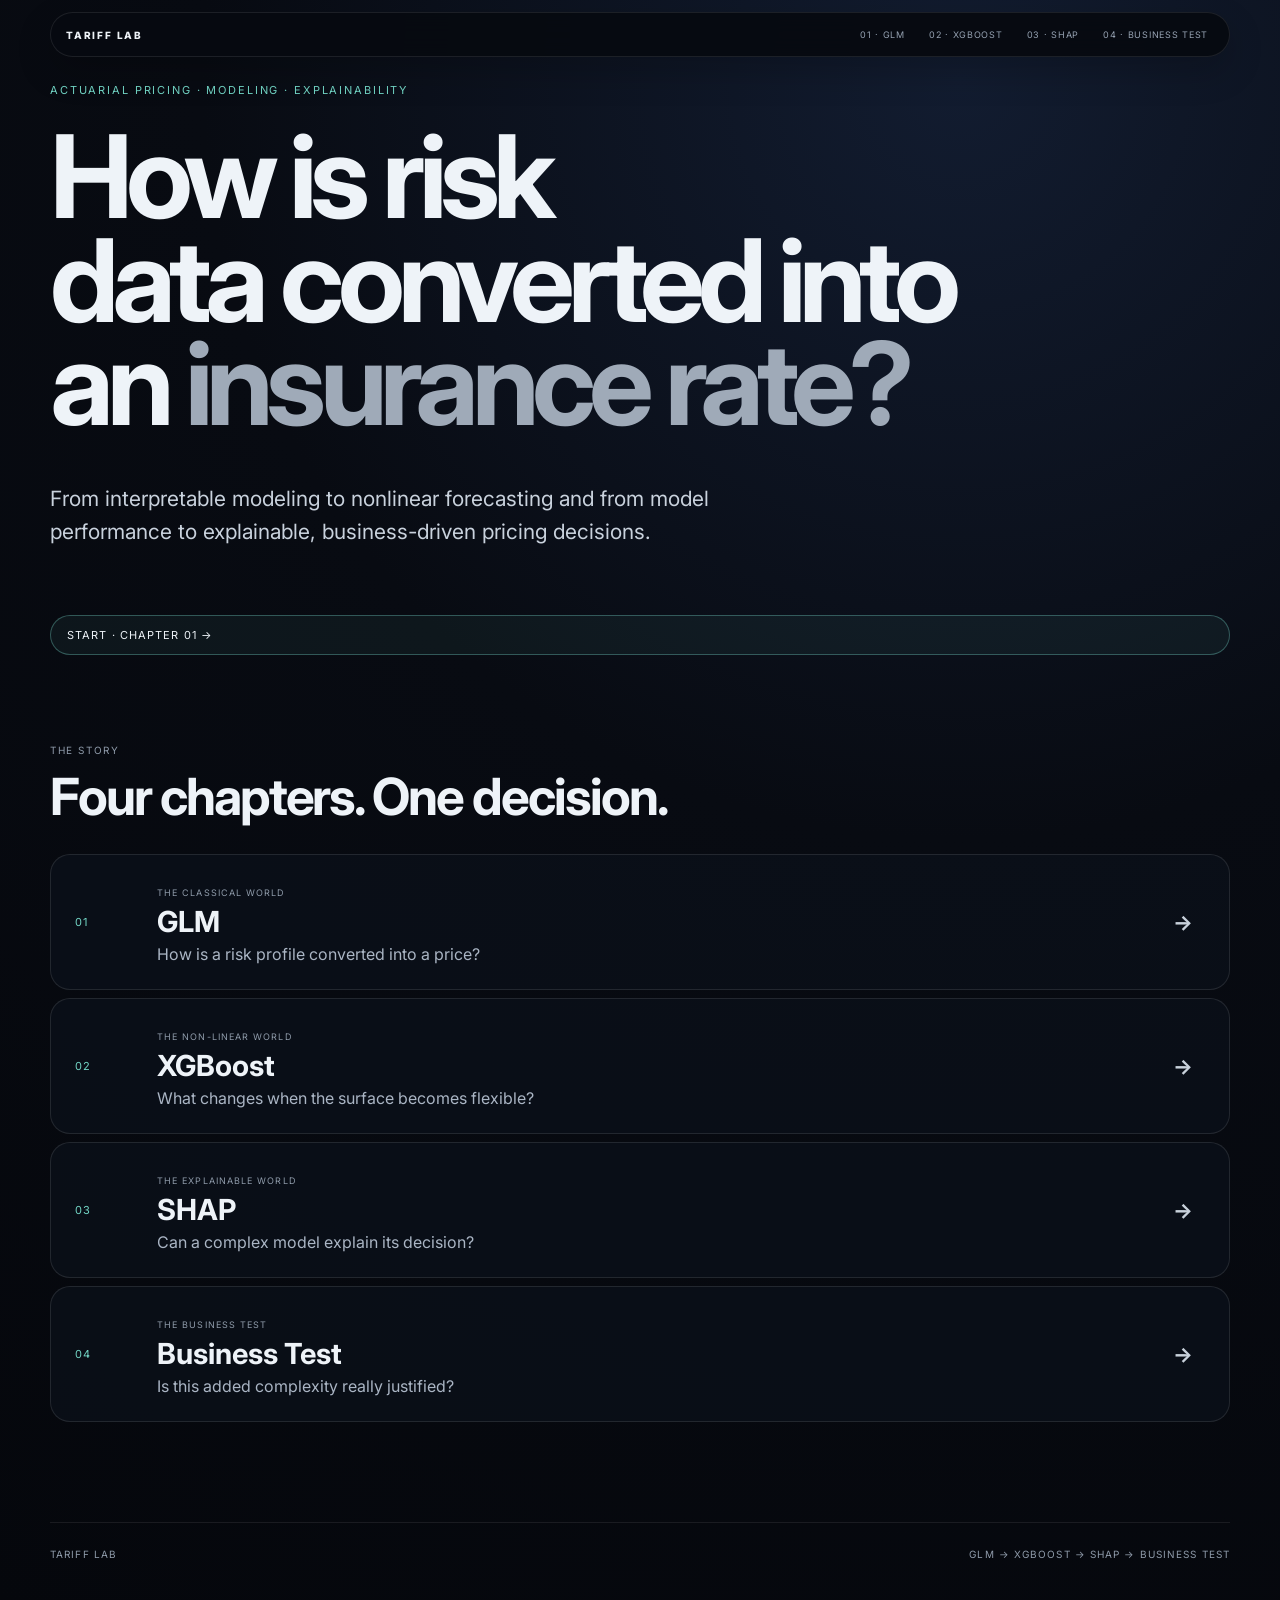
<file: index.html>
<!doctype html>
<html lang="de"><head><meta charset="utf-8"><meta name="viewport" content="width=device-width,initial-scale=1"><meta name="description" content="Tariff Lab — actuarial tariff modeling from GLM to XGBoost, SHAP and business test."><title>Tariff Lab · Actuarial Pricing</title><link rel="stylesheet" href="assets/master.css"></head><body>
<nav class="master-nav" aria-label="Tariff Lab chapters">
  <a class="master-brand" href="./">TARIFF LAB</a>
  <div class="master-links">
    <a href="chapters/01-glm/">01 · GLM</a>
    <a href="chapters/02-xgboost/">02 · XGBOOST</a>
    <a href="chapters/03-shap/">03 · SHAP</a>
    <a href="chapters/04-business-test/">04 · BUSINESS TEST</a>
  </div>
</nav>
<header class="hero"><div class="eyebrow">ACTUARIAL PRICING · MODELING · EXPLAINABILITY</div><h1>How is risk <br>data converted into an <em>insurance rate? </em></h1><p>From interpretable modeling to nonlinear forecasting and from model performance to explainable, business-driven pricing decisions.
</p><a class="start" href="chapters/01-glm/">START · CHAPTER 01 →</a></header>
<main class="chapters"><div class="chapter-head"><span>THE STORY</span><h2>Four chapters. One decision.</h2></div>
<a class="chapter-card c1" href="chapters/01-glm/"><span>01</span><div><small>THE CLASSICAL WORLD</small><h3>GLM</h3><p>How is a risk profile converted into a price?</p></div><b>→</b></a>
<a class="chapter-card c2" href="chapters/02-xgboost/"><span>02</span><div><small>THE NON-LINEAR WORLD</small><h3>XGBoost</h3><p>What changes when the surface becomes flexible?</p></div><b>→</b></a>
<a class="chapter-card c3" href="chapters/03-shap/"><span>03</span><div><small>THE EXPLAINABLE WORLD</small><h3>SHAP</h3><p>Can a complex model explain its decision?</p></div><b>→</b></a>
<a class="chapter-card c4" href="chapters/04-business-test/"><span>04</span><div><small>THE BUSINESS TEST</small><h3>Business Test</h3><p>Is this added complexity really justified?</p></div><b>→</b></a>
</main><footer><span>TARIFF LAB</span><span>GLM → XGBOOST → SHAP → BUSINESS TEST</span></footer>
</body></html>
</file>
<file: assets/master.css>
@import url("https://fonts.googleapis.com/css2?family=Inter:wght@400;500;600;700;800&display=swap");:root{--bg:#070a10;--text:#eef3f8;--muted:#8f9baa;--accent:#72d5c5}*{box-sizing:border-box}html{scroll-behavior:smooth}body{margin:0;background:radial-gradient(circle at 75% 5%,#121c30,#080b12 42%,#05070c 100%);color:var(--text);font-family:Inter,system-ui,sans-serif}.hero{min-height:82vh;display:flex;flex-direction:column;justify-content:center;width:min(calc(100% - 48px),1180px);margin:auto}.eyebrow{font-size:11px;letter-spacing:.17em;color:var(--accent)}h1{font-size:clamp(58px,9vw,122px);line-height:.9;letter-spacing:-.06em;margin:28px 0 26px;max-width:1000px}h1 em{color:#9faab8;font-style:normal}.hero p{max-width:780px;font-size:21px;line-height:1.55;color:#c9d2dd}.start{display:inline-block;margin-top:46px;color:#eef3f8;border:1px solid rgba(114,213,197,.35);background:rgba(114,213,197,.06);border-radius:999px;padding:12px 16px;font-size:11px;letter-spacing:.1em;text-decoration:none}.chapters{width:min(calc(100% - 48px),1180px);margin:0 auto 100px}.chapter-head span{font-size:10px;letter-spacing:.16em;color:var(--muted)}h2{font-size:clamp(32px,4vw,56px);line-height:1;margin:13px 0 32px;letter-spacing:-.04em}.chapter-card{display:grid;grid-template-columns:62px 1fr 32px;gap:20px;align-items:center;padding:25px 24px;margin:8px 0;border:1px solid rgba(255,255,255,.1);border-radius:20px;background:rgba(12,17,27,.72);color:var(--text);text-decoration:none;transition:transform .2s ease,border-color .2s ease}.chapter-card:hover{transform:translateY(-2px);border-color:rgba(114,213,197,.3)}.chapter-card>span{font-size:11px;letter-spacing:.13em;color:var(--accent)}.chapter-card small{font-size:9px;letter-spacing:.12em;color:var(--muted)}.chapter-card h3{font-size:29px;margin:4px 0 5px}.chapter-card p{margin:0;color:#aab5c4}.chapter-card b{font-size:21px;color:#c8d1db}footer{width:min(calc(100% - 48px),1180px);margin:auto;padding:25px 0 50px;border-top:1px solid rgba(255,255,255,.08);display:flex;justify-content:space-between;font-size:10px;letter-spacing:.11em;color:var(--muted)}@media(max-width:700px){.hero{min-height:76vh}.hero p{font-size:18px}.chapter-card{grid-template-columns:40px 1fr 20px;padding:21px 17px}.chapter-card h3{font-size:25px}footer{display:block}footer span+span{display:block;margin-top:10px}}@media(prefers-reduced-motion:reduce){html{scroll-behavior:auto}.chapter-card{transition:none}}
.master-nav{position:fixed;top:12px;left:50%;transform:translateX(-50%);z-index:1000;width:min(calc(100% - 28px),1180px);display:flex;align-items:center;justify-content:space-between;gap:18px;padding:9px 12px 9px 15px;border:1px solid rgba(255,255,255,.09);border-radius:999px;background:rgba(7,10,16,.72);backdrop-filter:blur(14px);box-shadow:0 14px 36px rgba(0,0,0,.2)}.master-brand{font-size:10px;font-weight:800;letter-spacing:.18em;text-decoration:none;color:#eef3f8}.master-links{display:flex;gap:6px;flex-wrap:wrap;justify-content:flex-end}.master-links a{font-size:9px;letter-spacing:.08em;text-transform:uppercase;color:#96a2b2;text-decoration:none;padding:7px 9px;border-radius:999px}.master-links a:hover,.master-links a:focus{color:#eef3f8;background:rgba(216,255,62,.08)}@media(max-width:760px){.master-nav{top:8px}.master-brand{display:none}.master-links{gap:2px}.master-links a{font-size:8px;padding:6px}}

/* Navigation layering fix: keep chapter topbar/progress visually independent. */
.master-nav{
  top:66px;
  z-index:25;
  min-height:42px;
  background:rgba(7,10,16,.94);
}

/* Reserve breathing room for chapter content below the two fixed navigation layers. */
body > .master-nav + .noise + .topbar + main,
body > .master-nav + .noise + .topbar + header,
body > .master-nav + .topbar + main,
body > .master-nav + .topbar + header{
  scroll-margin-top:120px;
}

@media(max-width:760px){
  .master-nav{
    top:64px;
    width:min(calc(100% - 20px),1180px);
    padding:7px 9px;
    min-height:40px;
    overflow:hidden;
  }
  .master-links{
    width:100%;
    flex-wrap:nowrap;
    justify-content:flex-start;
    overflow-x:auto;
    overflow-y:hidden;
    scrollbar-width:none;
    -webkit-overflow-scrolling:touch;
  }
  .master-links::-webkit-scrollbar{display:none}
  .master-links a{flex:0 0 auto;white-space:nowrap}
}
/* Master landing page has no chapter topbar, so its nav can sit at the very top. */
body:has(> header.hero > .eyebrow) > .master-nav{top:12px}
@media(max-width:760px){body:has(> header.hero > .eyebrow) > .master-nav{top:8px}}

/* Responsive scalability layer — layout only. Scroll choreography and scroll-driven
   transforms are intentionally untouched. */
img,svg,canvas{max-width:100%;height:auto}
iframe{max-width:100%}
button,a{touch-action:manipulation}
:where(.master-nav,.topbar,.chapter-card,.hero-card,.card,.chart-shell,.board){min-width:0}

@media (max-width: 900px){
  .hero{width:min(calc(100% - 32px),1180px)}
  .chapters{width:min(calc(100% - 32px),1180px);margin-bottom:72px}
  .chapter-card{grid-template-columns:48px minmax(0,1fr) 24px;gap:14px;padding:20px}
  .chapter-card h3{font-size:clamp(22px,5vw,29px)}
  .chapter-card p{font-size:15px;line-height:1.5}
}

@media (max-width: 620px){
  .master-nav{width:calc(100% - 16px);padding-inline:9px}
  .master-links a{font-size:8px;letter-spacing:.06em;padding:6px 7px}
  .hero{width:min(calc(100% - 28px),1180px);min-height:78vh}
  h1{font-size:clamp(44px,14vw,76px)}
  h2{font-size:clamp(30px,9vw,52px)}
  .hero p{font-size:17px;line-height:1.5}
  .start{margin-top:32px}
  .chapter-card{grid-template-columns:34px minmax(0,1fr) 18px;gap:10px;padding:16px 14px;border-radius:16px}
  .chapter-card>span{font-size:10px}
  .chapter-card small{font-size:8px}
  .chapter-card h3{margin:3px 0 4px}
  .chapter-card p{font-size:14px}
  footer{width:min(calc(100% - 28px),1180px)}
}

@media (max-width: 380px){
  .master-nav{width:calc(100% - 12px)}
  .hero{width:calc(100% - 22px)}
  .chapters{width:calc(100% - 22px)}
  .chapter-card{grid-template-columns:30px minmax(0,1fr) 16px;padding:14px 12px}
}

/* RESPONSIVE SCALE 2 — layout/readability only.
   Scroll-driven JS, sticky choreography and camera transforms are intentionally untouched. */
:root{
  --safe-top:max(12px, env(safe-area-inset-top));
  --safe-right:max(12px, env(safe-area-inset-right));
  --safe-bottom:max(12px, env(safe-area-inset-bottom));
  --safe-left:max(12px, env(safe-area-inset-left));
}
html{
  overflow-x:hidden;
  text-size-adjust:100%;
  -webkit-text-size-adjust:100%;
}
body{
  min-width:0;
  overflow-x:clip;
}
*,*::before,*::after{min-width:0;}
img,video,svg,canvas{display:block;max-width:100%;}
pre,code{max-width:100%;}
pre{overflow:auto;}
button,input,select,textarea{font:inherit;max-width:100%;}

/* Avoid accidental horizontal overflow from long actuarial terms / formulas. */
h1,h2,h3,p,small,span,li,.lede,.body-copy,.popular,.muted,.callout,.notice,.verdict,.audit,.rule{
  overflow-wrap:anywhere;
  word-break:normal;
}

/* Fluid media shells: Plotly/canvas content can shrink with the viewport. */
.plot,.chart-shell,.chart-card,.scatter-chart-shell,.feature-stage,.dependence-stage,.waterfall-stage,.board,.hero-card{
  min-width:0;
  max-width:100%;
}

@media (min-width: 1440px){
  .hero,.sticky-frame,.transition-scene{
    padding-left:clamp(28px,4vw,72px);
    padding-right:clamp(28px,4vw,72px);
  }
}

@media (max-width: 900px){
  .master-nav{
    left:var(--safe-left);
    right:var(--safe-right);
    width:auto;
    transform:none;
  }
  .topbar{
    padding-left:calc(var(--safe-left) + 2px);
    padding-right:calc(var(--safe-right) + 2px);
  }
  .scene-index{max-width:34vw;}
  .scene-scroll-hint{max-width:40vw;text-align:right;}
}

@media (max-width: 700px){
  .master-nav{
    top:calc(64px + env(safe-area-inset-top));
    width:calc(100% - var(--safe-left) - var(--safe-right));
    padding-left:9px;padding-right:9px;
  }
  .master-links{
    min-width:0;
    max-width:100%;
    overflow-x:auto;
    scrollbar-width:none;
  }
  .master-links::-webkit-scrollbar{display:none;}
  .master-links a{white-space:nowrap;flex:0 0 auto;}
  .topbar{
    height:54px;
    padding-left:var(--safe-left);
    padding-right:var(--safe-right);
  }
  .scene-index{
    left:var(--safe-left);
    max-width:35vw;
  }
  .scene-scroll-hint{
    right:var(--safe-right);
    max-width:42vw;
  }
  .transition-scene{
    padding-left:var(--safe-left);
    padding-right:var(--safe-right);
  }
}

@media (max-width: 420px){
  .master-nav{
    width:calc(100% - var(--safe-left) - var(--safe-right));
  }
  .scene-index{max-width:38vw;font-size:8px;}
  .scene-scroll-hint{max-width:45vw;font-size:8px;}
}

@media (max-width: 360px){
  .topbar{gap:8px;}
  .brand{font-size:8px;}
  .progress-track{width:52px;}
}

@media (prefers-reduced-motion: reduce){
  img,video{scroll-behavior:auto;}
}
</file>
